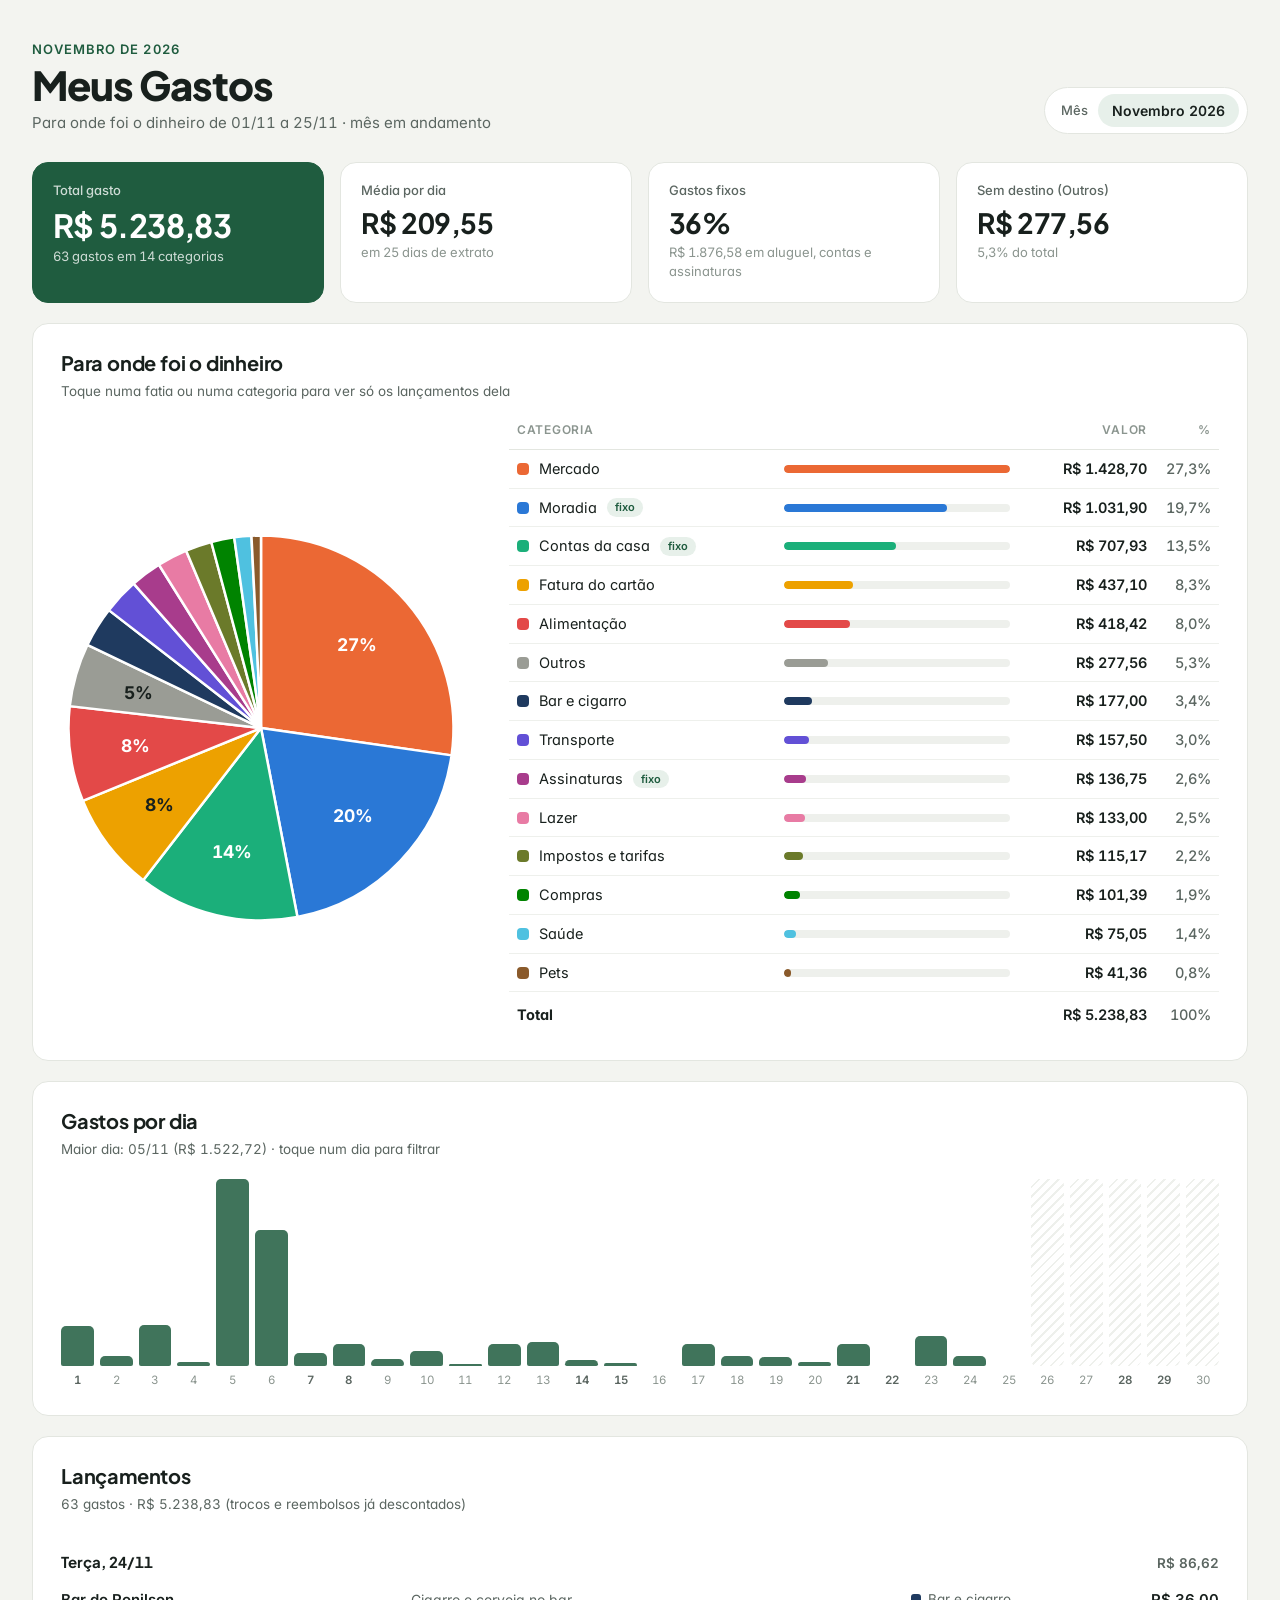
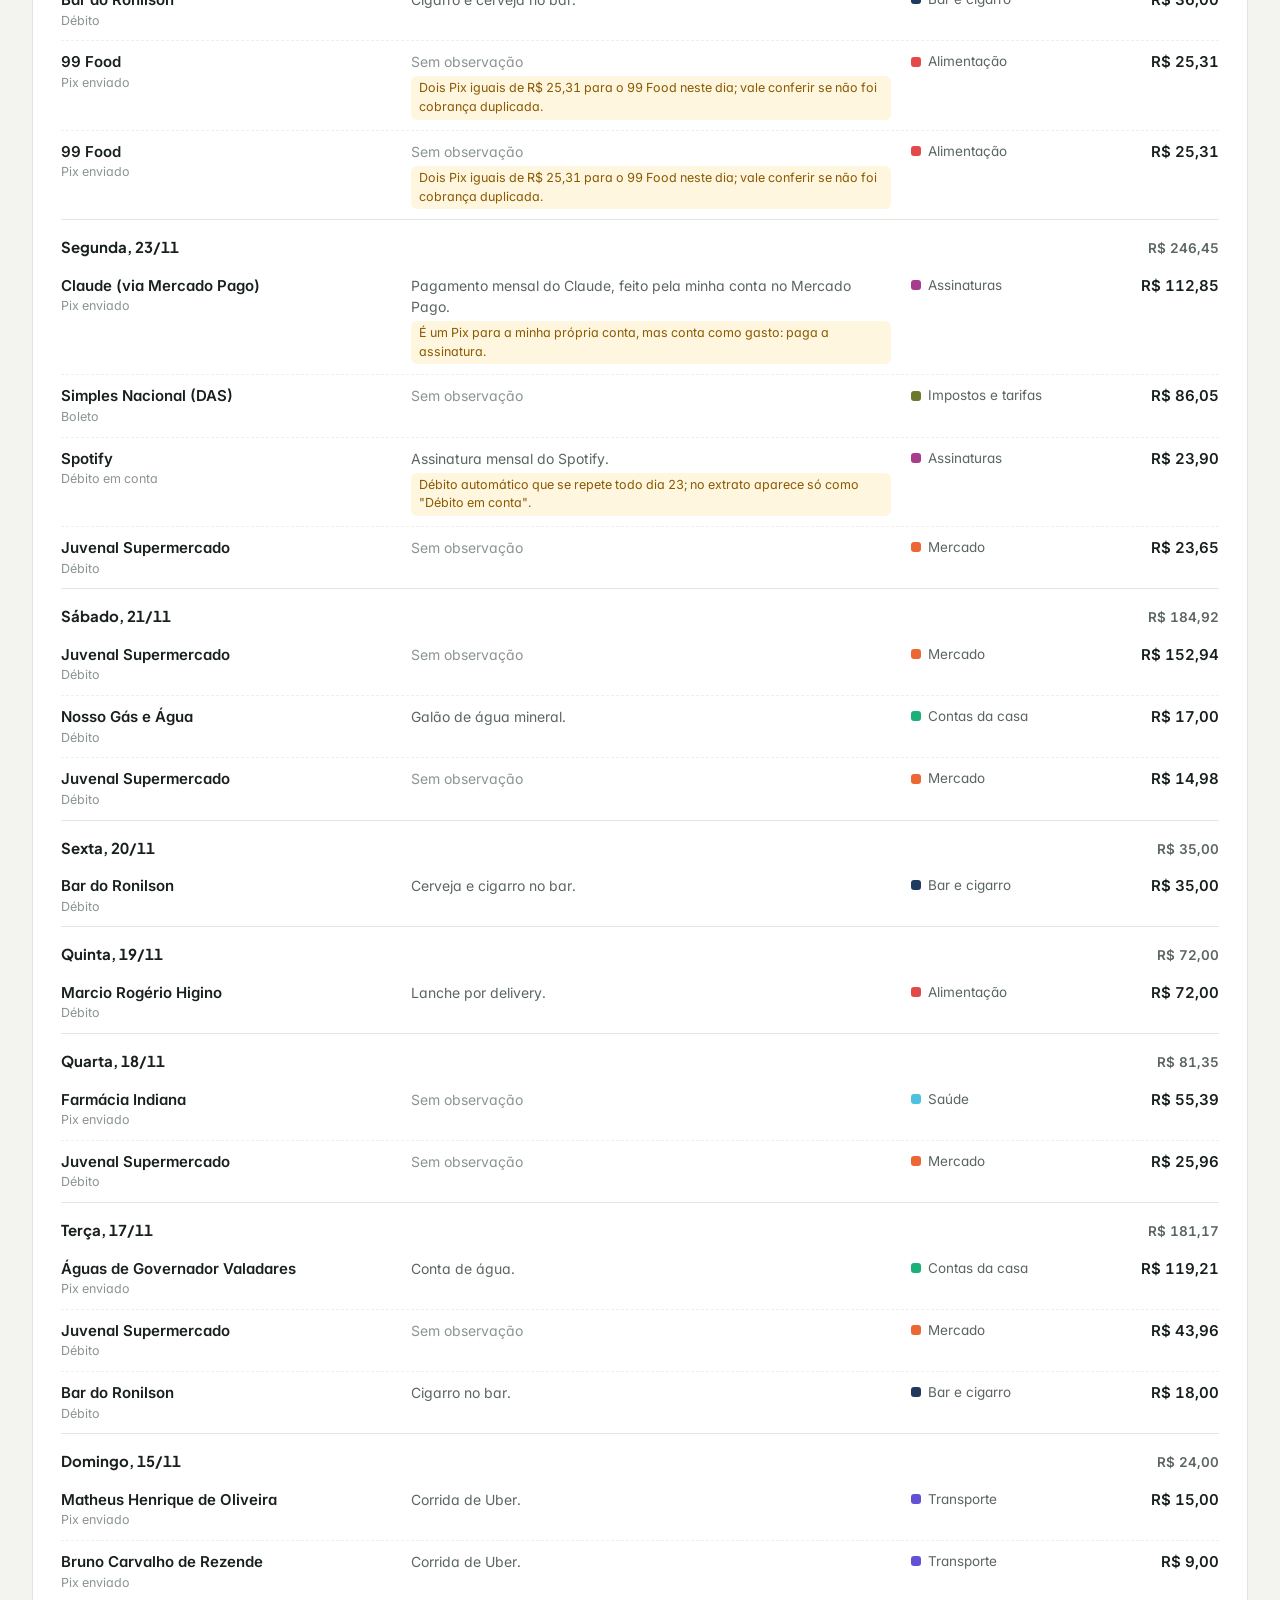
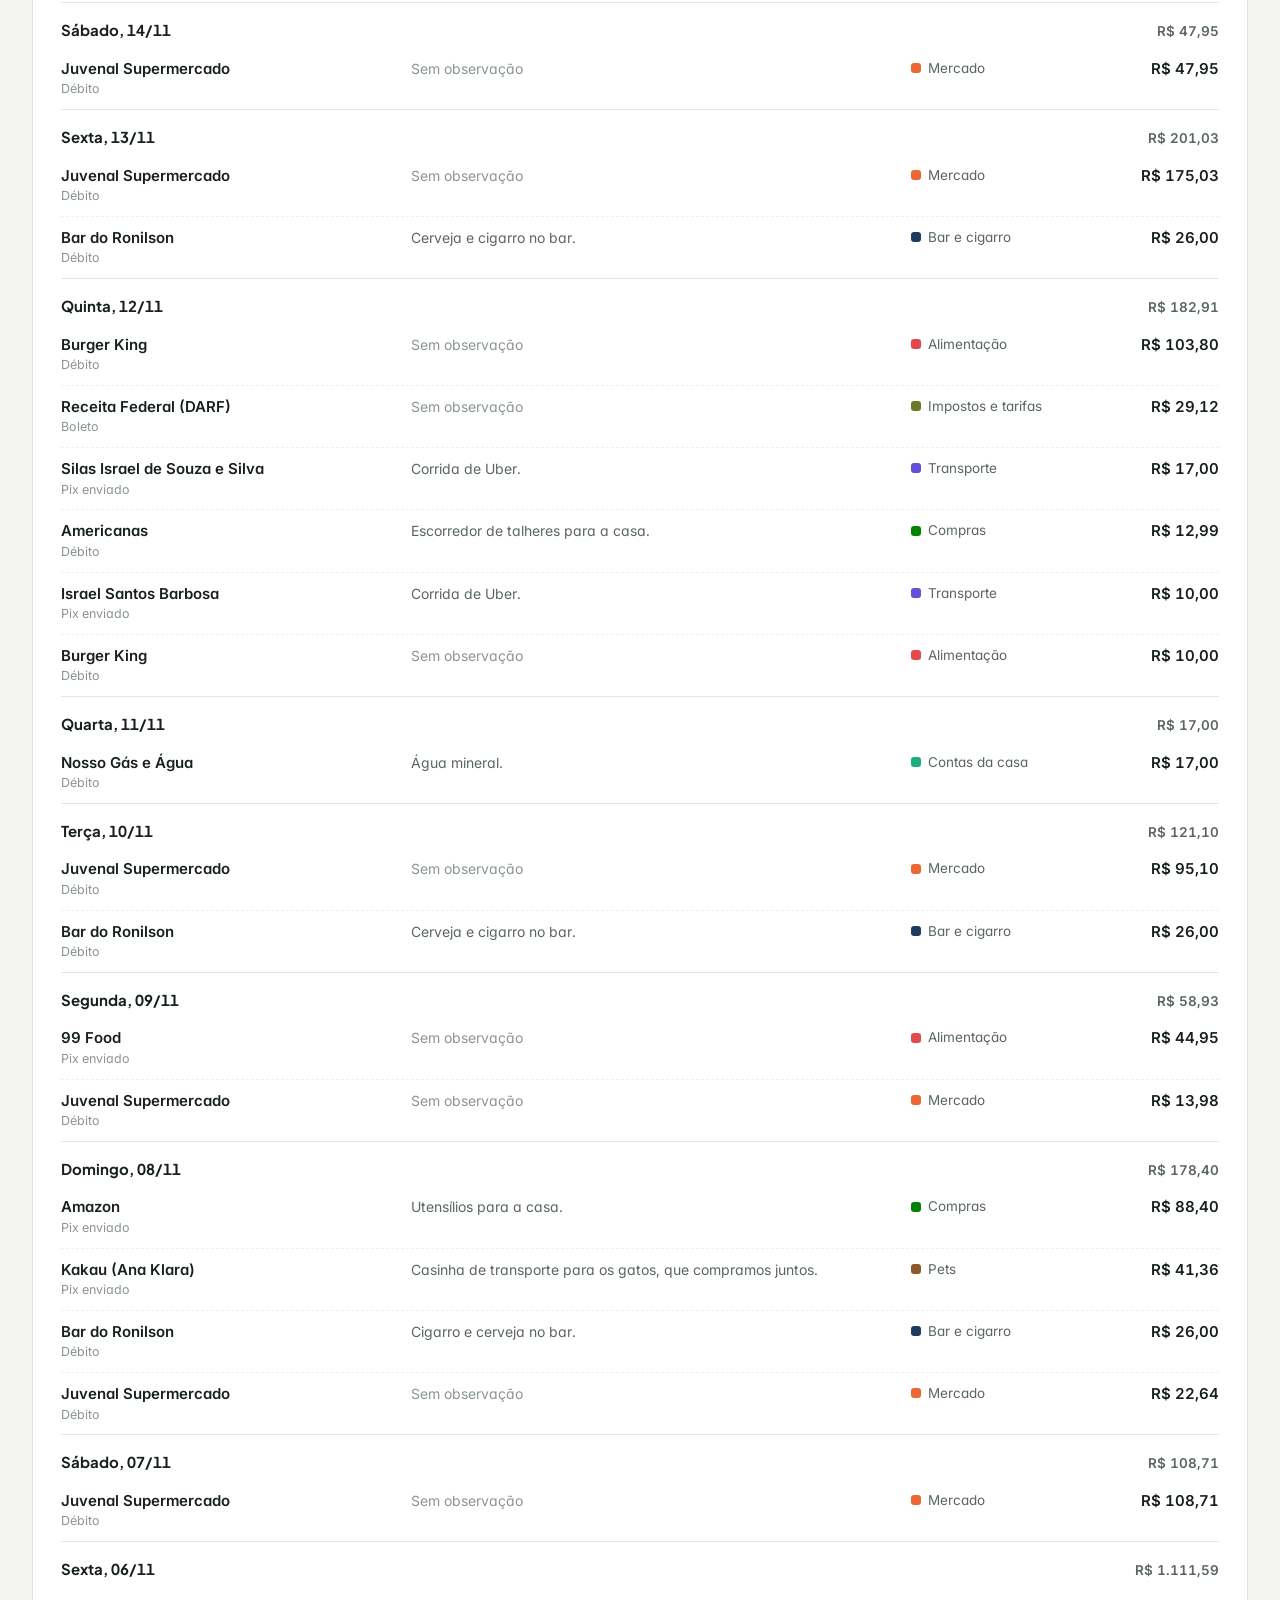
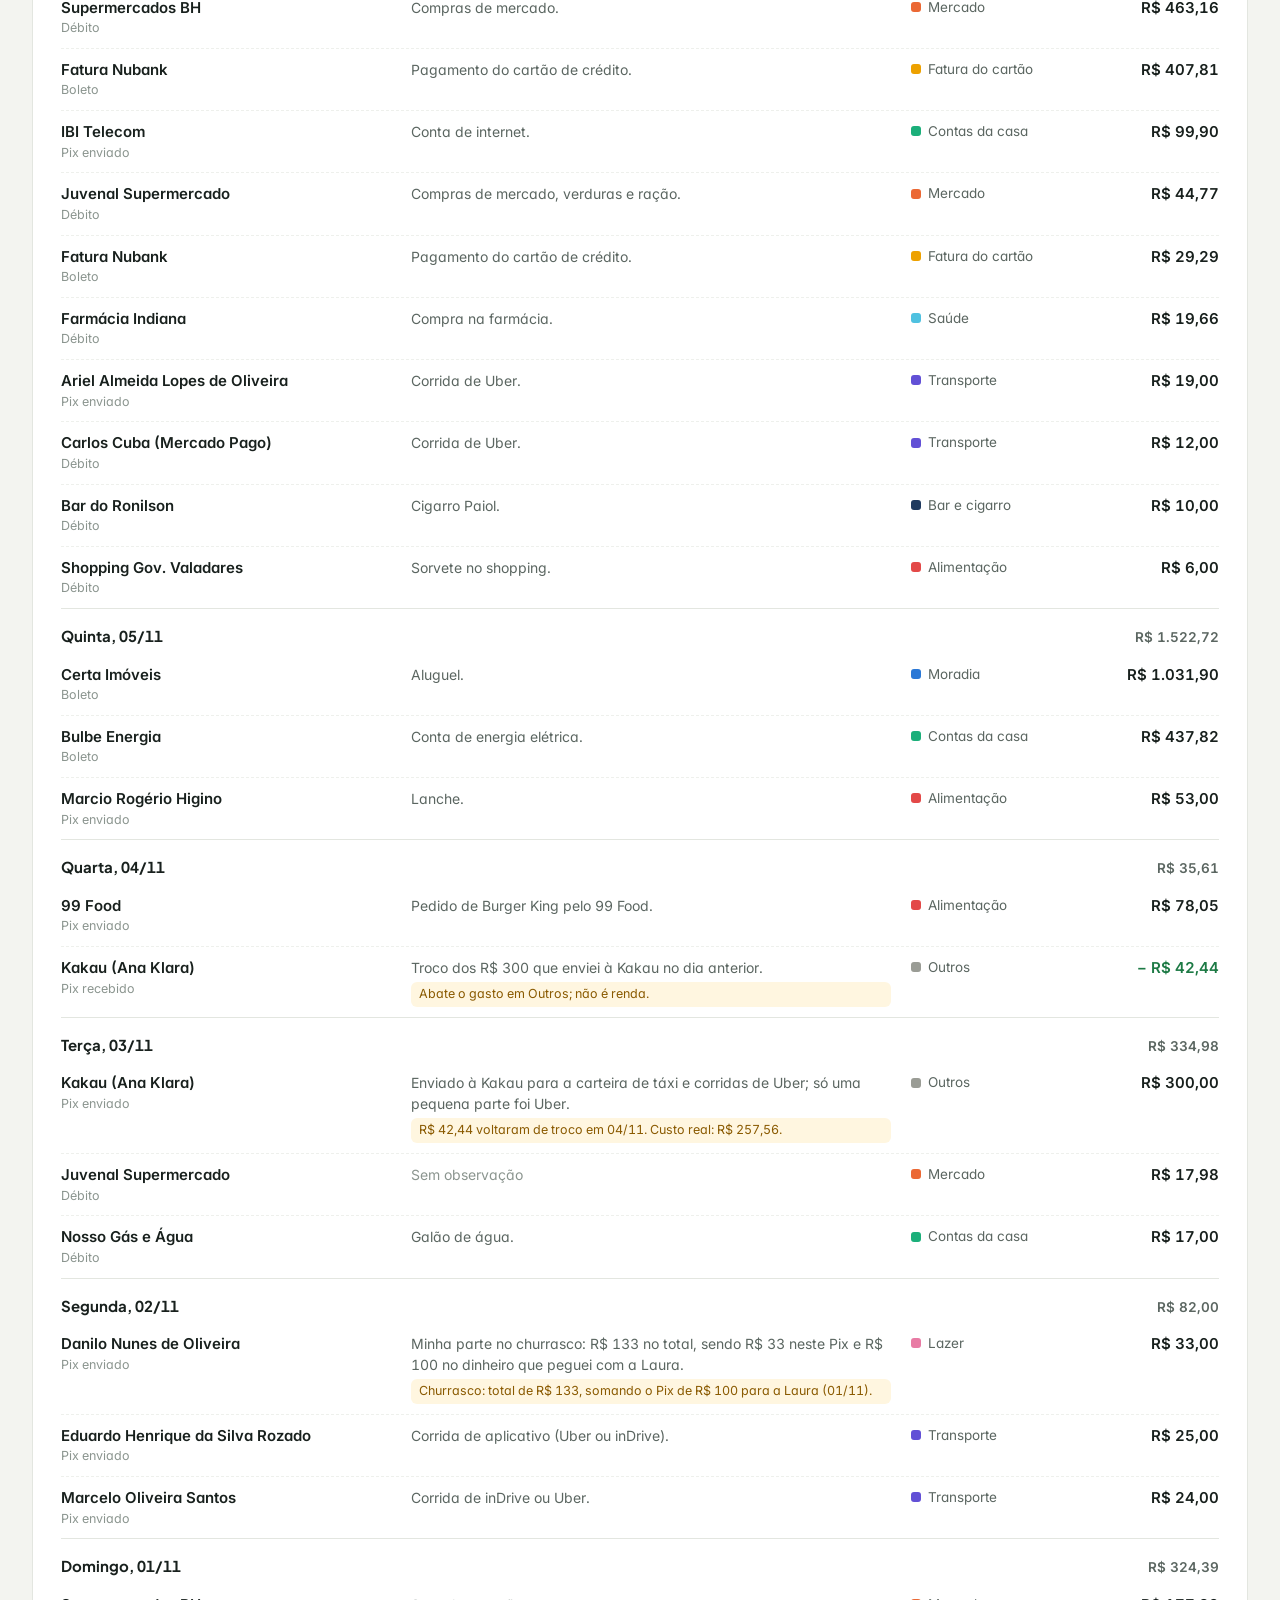
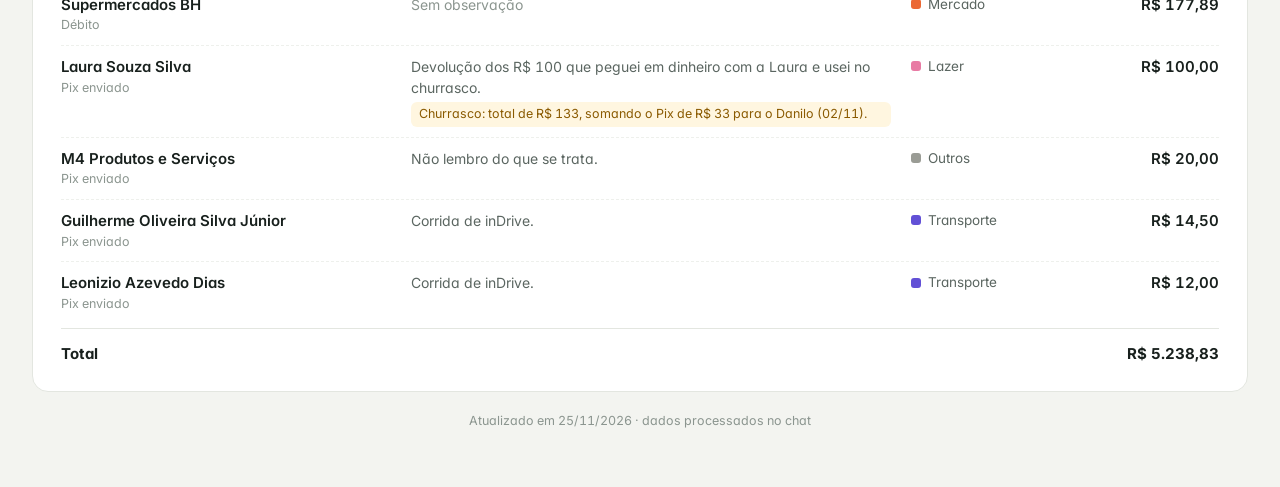
<file: index.html>
<!doctype html>
<html lang="pt-BR">
<head>
  <meta charset="utf-8">
  <meta name="viewport" content="width=device-width, initial-scale=1">
  <meta name="robots" content="noindex, nofollow">
  <title>Meus Gastos</title>
  <link rel="icon" href="data:image/svg+xml,%3Csvg xmlns='http://www.w3.org/2000/svg' viewBox='0 0 32 32'%3E%3Ccircle cx='16' cy='16' r='14' fill='%232a78d6'/%3E%3Cpath d='M16 16V2a14 14 0 0 1 13.3 18.3z' fill='%23eb6834'/%3E%3Cpath d='M16 16l13.3 4.3A14 14 0 0 1 16 30z' fill='%231baf7a'/%3E%3C/svg%3E">
  <link rel="preconnect" href="https://fonts.googleapis.com">
  <link rel="preconnect" href="https://fonts.gstatic.com" crossorigin>
  <link href="https://fonts.googleapis.com/css2?family=Inter:wght@400;500;600;700&family=Plus+Jakarta+Sans:wght@600;700;800&display=swap" rel="stylesheet">
  <!-- ?v= muda a cada atualização para o navegador nunca misturar arquivos novos com antigos do cache -->
  <link rel="stylesheet" href="css/estilo.css?v=20261125-4">
</head>
<body>
  <div class="pagina">
    <header class="topo">
      <div>
        <p class="sobretitulo" id="sobretitulo">Gastos do mês</p>
        <h1>Meus Gastos</h1>
        <p class="subtitulo" id="periodo">Carregando…</p>
      </div>
      <label class="mes">
        <span>Mês</span>
        <strong id="mesTexto">—</strong>
        <select id="selMes" aria-label="Escolher mês" hidden></select>
      </label>
    </header>

    <section class="kpis" aria-label="Resumo" id="kpis"></section>

    <section class="cartao">
      <header class="cartao-topo">
        <div>
          <h2>Para onde foi o dinheiro</h2>
          <p class="cartao-sub">Toque numa fatia ou numa categoria para ver só os lançamentos dela</p>
        </div>
      </header>
      <div class="divisao">
        <div class="pizza" id="pizza"></div>
        <table class="categorias">
          <thead><tr><th>Categoria</th><th class="col-barra" aria-hidden="true"></th><th class="num">Valor</th><th class="num">%</th></tr></thead>
          <tbody id="categorias"></tbody>
          <tfoot id="categoriasTotal"></tfoot>
        </table>
      </div>
    </section>

    <section class="cartao">
      <header class="cartao-topo">
        <div>
          <h2>Gastos por dia</h2>
          <p class="cartao-sub" id="subDias"></p>
        </div>
      </header>
      <div class="dias" id="dias"></div>
    </section>

    <section class="cartao">
      <header class="cartao-topo">
        <div>
          <h2>Lançamentos</h2>
          <p class="cartao-sub" id="subLanc"></p>
        </div>
        <div class="filtro" id="filtro" hidden></div>
      </header>
      <div class="lancamentos" id="lancamentos"></div>
    </section>

    <footer class="rodape" id="rodape"></footer>
  </div>

  <div class="dica" id="dica" hidden></div>

  <div class="aviso-erro" id="avisoErro" hidden>
    <strong>Não foi possível montar a página.</strong>
    Recarregue com <kbd>Ctrl</kbd> + <kbd>F5</kbd> (no celular, feche e abra a aba de novo).
  </div>

  <script>
    // Os dados são buscados sempre frescos (sem cache), para correções aparecerem na hora.
    // O script da página leva ?v= e só muda quando o código muda.
    // Se algo falhar, mostra o aviso em vez de deixar a página em branco.
    (function () {
      var falha = function () { document.getElementById('avisoErro').hidden = false; };
      var carregar = function (src, depois) {
        var s = document.createElement('script');
        s.src = src; s.onload = depois; s.onerror = falha;
        document.body.appendChild(s);
      };
      carregar('dados/transacoes.js?t=' + Date.now(), function () {
        carregar('js/app.js?v=20261125-4', function () { if (!window.PAINEL_OK) falha(); });
      });
    })();
  </script>
</body>
</html>
</file>
<file: css/estilo.css>
/* Meus Gastos — limpo e legível: cartões brancos, Plus Jakarta Sans nos títulos, Inter no texto. */
:root {
  color-scheme: light;
  --fundo: #f3f4f0;
  --cartao: #ffffff;
  --borda: #e3e6e0;
  --linha: #eef0ec;
  --texto: #18201d;
  --texto-2: #5b6661;
  --texto-3: #8b958f;
  --verde: #1f5c3f;
  --verde-claro: #e7f0ea;
  --vermelho: #c43d2f;
  --positivo: #1d7a45;
  --titulo: 'Plus Jakarta Sans', 'Segoe UI', system-ui, sans-serif;
  --corpo: 'Inter', 'Segoe UI', system-ui, -apple-system, Roboto, Arial, sans-serif;
  --raio: 16px;
}

* { box-sizing: border-box; }
[hidden] { display: none !important; }
html { -webkit-text-size-adjust: 100%; }
body {
  margin: 0;
  background: var(--fundo);
  color: var(--texto);
  font-family: var(--corpo);
  font-size: 15px;
  line-height: 1.5;
  font-feature-settings: 'tnum' 1, 'cv11' 1;
  -webkit-font-smoothing: antialiased;
}
h1, h2, p { margin: 0; }

.pagina { max-width: 1280px; margin: 0 auto; padding: 40px 32px 56px; }

/* ---------- topo ---------- */
.topo { display: flex; flex-wrap: wrap; gap: 16px 32px; align-items: flex-end; justify-content: space-between; margin-bottom: 28px; }
.sobretitulo { font-size: 13px; font-weight: 600; letter-spacing: .08em; text-transform: uppercase; color: var(--verde); margin-bottom: 4px; }
h1 { font-family: var(--titulo); font-size: 40px; font-weight: 800; letter-spacing: -.025em; line-height: 1.05; }
.subtitulo { color: var(--texto-2); font-size: 15px; margin-top: 6px; }
.mes { display: inline-flex; align-items: center; gap: 10px; background: var(--cartao); border: 1px solid var(--borda); border-radius: 999px; padding: 6px 8px 6px 16px; }
.mes span { font-size: 13px; color: var(--texto-2); font-weight: 500; }
.mes strong, .mes select { font: inherit; font-weight: 600; font-size: 14px; color: var(--texto); background: var(--verde-claro); border: 0; border-radius: 999px; padding: 6px 14px; }

/* ---------- kpis ---------- */
.kpis { display: grid; grid-template-columns: repeat(4, minmax(0, 1fr)); gap: 16px; margin-bottom: 20px; }
.kpi { background: var(--cartao); border: 1px solid var(--borda); border-radius: var(--raio); padding: 18px 20px 20px; min-width: 0; }
.kpi-rotulo { font-size: 13px; font-weight: 500; color: var(--texto-2); }
.kpi-valor { font-family: var(--titulo); font-size: 28px; font-weight: 700; letter-spacing: -.02em; line-height: 1.15; margin-top: 6px; white-space: nowrap; overflow: hidden; text-overflow: ellipsis; }
.kpi-nota { font-size: 13px; color: var(--texto-3); margin-top: 4px; }
.kpi.destaque { background: var(--verde); border-color: var(--verde); color: #fff; }
.kpi.destaque .kpi-rotulo, .kpi.destaque .kpi-nota { color: rgba(255,255,255,.78); }
.kpi.destaque .kpi-valor { font-size: 32px; }

/* ---------- cartões ---------- */
.cartao { background: var(--cartao); border: 1px solid var(--borda); border-radius: var(--raio); padding: 24px 28px 26px; margin-bottom: 20px; }
.cartao-topo { display: flex; flex-wrap: wrap; gap: 10px 20px; align-items: flex-start; justify-content: space-between; margin-bottom: 20px; }
h2 { font-family: var(--titulo); font-size: 20px; font-weight: 700; letter-spacing: -.01em; }
.cartao-sub { font-size: 13.5px; color: var(--texto-2); margin-top: 3px; }

/* ---------- pizza + categorias ---------- */
.divisao { display: grid; grid-template-columns: minmax(0, 400px) minmax(0, 1fr); gap: 28px 48px; align-items: center; }
.pizza { width: 100%; max-width: 400px; justify-self: center; }
.pizza svg { display: block; width: 100%; height: auto; }
.fatia { cursor: pointer; transition: opacity .12s; }
.fatia:hover { opacity: .85; }
.pizza.filtrando .fatia:not(.ativa) { opacity: .2; }
.fatia-rotulo { font-family: var(--corpo); font-size: 14px; font-weight: 700; pointer-events: none; }

.categorias { width: 100%; border-collapse: collapse; font-size: 14.5px; }
.categorias th { font-size: 12px; font-weight: 600; color: var(--texto-3); text-transform: uppercase; letter-spacing: .06em; text-align: left; padding: 0 8px 10px; border-bottom: 1px solid var(--borda); }
.categorias td { padding: 8px 8px; border-bottom: 1px solid var(--linha); vertical-align: middle; }
.categorias tbody tr { cursor: pointer; }
.categorias tbody tr:hover td { background: #f8f9f6; }
.categorias tbody tr.ativa td { background: var(--verde-claro); }
.categorias.filtrando tbody tr:not(.ativa) { opacity: .45; }
.categorias tfoot td { font-weight: 700; padding-top: 12px; border-bottom: 0; }
.categorias .num { text-align: right; white-space: nowrap; }
.categorias td.num { font-weight: 600; }
.categorias td.pct { color: var(--texto-2); font-weight: 500; width: 64px; }
.cat-nome { display: flex; align-items: center; gap: 10px; white-space: nowrap; }
.tag { font-size: 11px; font-weight: 600; color: var(--verde); background: var(--verde-claro); border-radius: 999px; padding: 1px 8px; }
.col-barra { width: 34%; }
.barra { height: 8px; border-radius: 999px; background: var(--linha); overflow: hidden; }
.barra i { display: block; height: 100%; border-radius: 999px; }
.ponto { flex: none; display: inline-block; width: 12px; height: 12px; border-radius: 4px; }

/* ---------- gastos por dia ---------- */
.dias { display: grid; grid-auto-flow: column; grid-auto-columns: minmax(0, 1fr); gap: 6px; height: 210px; align-items: end; }
.dia { display: grid; grid-template-rows: 1fr auto; height: 100%; cursor: pointer; min-width: 0; }
.dia .d-trilho { display: flex; align-items: flex-end; border-radius: 6px 6px 0 0; }
.dia .d-cheio { width: 100%; height: calc(var(--p) * 100%); min-height: 0; background: var(--verde); border-radius: 5px 5px 2px 2px; opacity: .85; transition: opacity .12s; }
.dia:hover .d-cheio { opacity: 1; }
.dia.futuro .d-trilho { background: repeating-linear-gradient(135deg, transparent 0 5px, #eef0ec 5px 7px); border-radius: 6px; }
.dia .d-num { font-size: 11.5px; color: var(--texto-3); text-align: center; padding-top: 6px; }
.dia.fds .d-num { color: var(--texto-2); font-weight: 600; }
.dias.filtrando .dia:not(.ativa) .d-cheio { opacity: .25; }
.dia.ativa .d-num { color: var(--verde); font-weight: 700; }

/* ---------- lançamentos ---------- */
.filtro { display: inline-flex; align-items: center; gap: 8px; background: var(--verde-claro); color: var(--verde); border-radius: 999px; padding: 6px 6px 6px 14px; font-size: 13.5px; font-weight: 600; }
.filtro button { font: inherit; font-size: 12.5px; border: 0; background: #fff; color: var(--verde); border-radius: 999px; padding: 4px 10px; cursor: pointer; }
.grupo-dia { border-top: 1px solid var(--borda); }
.grupo-dia:first-child { border-top: 0; }
.grupo-topo { display: flex; justify-content: space-between; align-items: baseline; gap: 12px; padding: 16px 0 6px; }
.grupo-topo strong { font-family: var(--titulo); font-size: 15px; font-weight: 700; }
.grupo-topo span { font-size: 13.5px; color: var(--texto-2); font-weight: 600; }
.lanc { display: grid; grid-template-columns: minmax(0, 1.1fr) minmax(0, 1.6fr) 170px 118px; gap: 4px 20px; align-items: start; padding: 10px 0; border-top: 1px dashed var(--linha); }
.grupo-topo + .lanc { border-top: 0; }
.l-nome { font-weight: 600; }
.l-tipo { display: block; font-size: 12.5px; color: var(--texto-3); font-weight: 400; }
.l-obs { font-size: 14px; color: var(--texto-2); }
.l-obs .vazio { color: var(--texto-3); }
.l-nota { display: block; margin-top: 4px; font-size: 12.5px; color: #8a5a00; background: #fff6e0; border-radius: 6px; padding: 3px 8px; }
.l-cat { display: inline-flex; align-items: center; gap: 7px; font-size: 13.5px; color: var(--texto-2); }
.l-cat .ponto { width: 10px; height: 10px; border-radius: 3px; }
.l-valor { text-align: right; font-weight: 600; white-space: nowrap; }
.l-valor.volta { color: var(--positivo); }
.lanc-total { display: flex; justify-content: space-between; padding: 14px 0 0; margin-top: 4px; border-top: 1px solid var(--borda); font-weight: 700; }

.rodape { text-align: center; font-size: 12.5px; color: var(--texto-3); margin-top: 8px; }

.aviso-erro { position: fixed; left: 50%; top: 24px; transform: translateX(-50%); z-index: 30; width: min(520px, calc(100vw - 32px)); background: #fff6e0; color: #6b4600; border: 1px solid #f0d58a; border-radius: 12px; padding: 14px 18px; font-size: 14.5px; box-shadow: 0 10px 30px rgba(0,0,0,.12); }
.aviso-erro strong { display: block; margin-bottom: 2px; }
.aviso-erro kbd { font: inherit; font-weight: 600; background: #fff; border: 1px solid #f0d58a; border-radius: 4px; padding: 0 5px; }
.dica { position: fixed; z-index: 20; pointer-events: none; background: var(--texto); color: #fff; font-size: 13px; line-height: 1.4; padding: 8px 11px; border-radius: 8px; max-width: 260px; box-shadow: 0 8px 20px rgba(0,0,0,.18); }
.dica b { display: block; }

/* ---------- responsivo ---------- */
@media (max-width: 1000px) {
  .kpis { grid-template-columns: repeat(2, minmax(0, 1fr)); }
  .divisao { grid-template-columns: minmax(0, 1fr); }
  .pizza { max-width: 360px; }
  .lanc { grid-template-columns: minmax(0, 1fr) auto; }
  .l-obs { grid-column: 1 / -1; grid-row: 2; }
  .l-cat { grid-column: 1 / -1; grid-row: 3; }
  .l-valor { grid-column: 2; grid-row: 1; }
}
@media (max-width: 600px) {
  .pagina { padding: 24px 14px 40px; }
  h1 { font-size: 32px; }
  .topo { align-items: flex-start; }
  .kpis { gap: 10px; }
  .kpi { padding: 14px 14px 16px; }
  .kpi-valor { font-size: 22px; }
  .kpi.destaque, .kpi:last-child { grid-column: 1 / -1; }
  .kpi.destaque .kpi-valor { font-size: 30px; }
  .cartao { padding: 18px 16px 20px; }
  .col-barra, .categorias td.c-barra { display: none; }
  .categorias td.pct { width: 52px; }
  .dias { gap: 2px; height: 160px; }
  .dia .d-num { font-size: 9px; }
}
</file>
